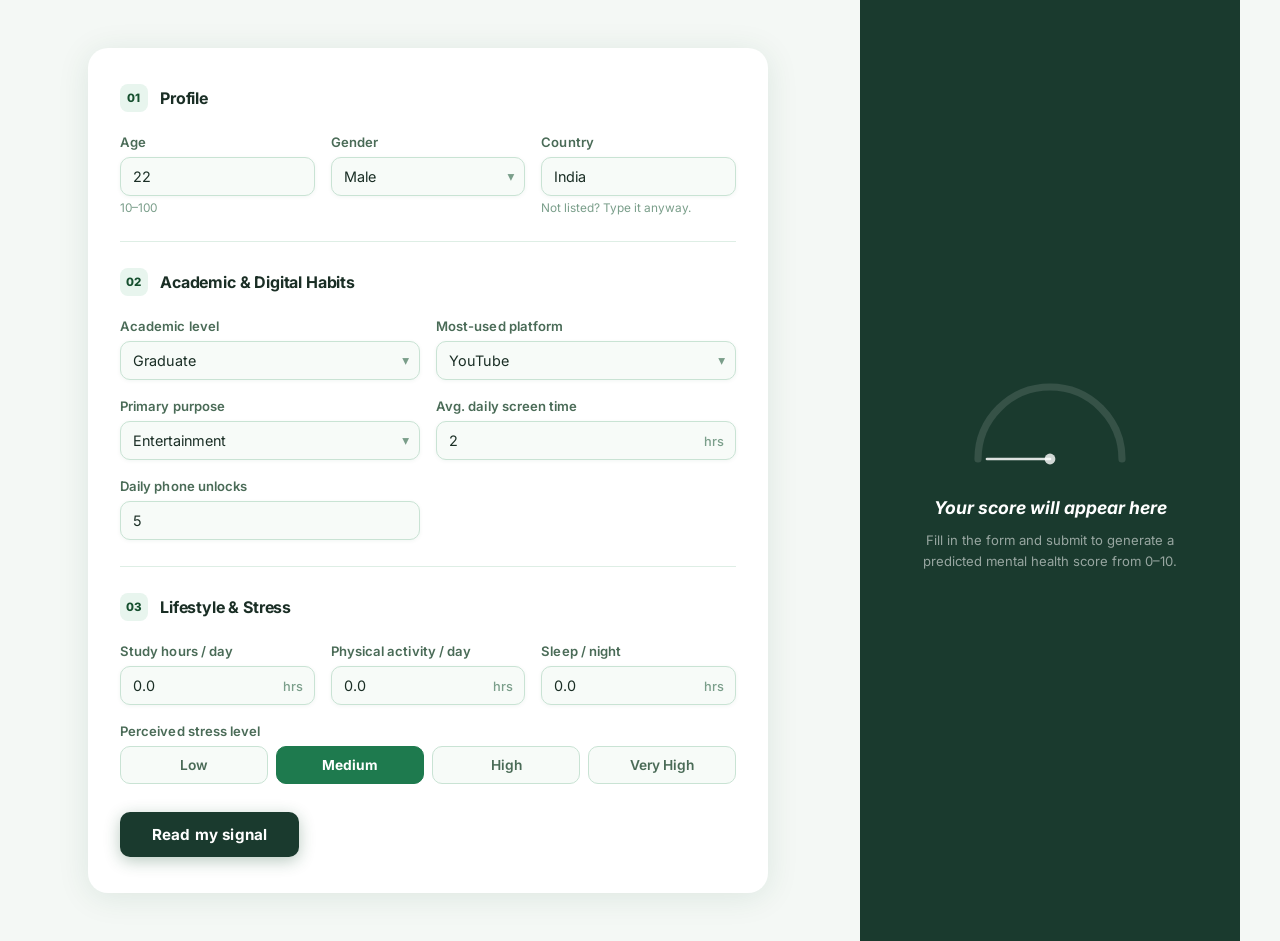
<file: static/index.html>
<!doctype html>
<html lang="en">
  <head>
    <meta charset="UTF-8" />
    <meta name="viewport" content="width=device-width, initial-scale=1.0" />
    <meta name="description" content="A model-based mental health score predictor using lifestyle and social-media habits." />
    <title>Mental Health Score Predictor</title>
    <link rel="preconnect" href="https://fonts.googleapis.com" />
    <link rel="preconnect" href="https://fonts.gstatic.com" crossorigin />
    <link href="https://fonts.googleapis.com/css2?family=Inter:wght@400;500;600;700;800&display=swap" rel="stylesheet" />
    <link rel="stylesheet" href="/static/styles.css?v=10" />
  </head>
  <body>
    <div class="app-shell">

      <!-- ── LEFT PANEL: Form ── -->
      <div class="form-panel">
        <div class="form-panel-inner">

          <!-- Section 01: Profile -->
          <div class="section-header">
            <span class="section-badge">01</span>
            <h2 class="section-title">Profile</h2>
          </div>
          <form id="prediction-form" novalidate>
            <div class="fields-group">
              <div class="field-row three-col">
                <div class="field">
                  <label for="f-age">Age</label>
                  <input id="f-age" name="Age" type="number" min="10" max="100" value="22" placeholder="22" required />
                  <span class="field-hint">10–100</span>
                </div>
                <div class="field">
                  <label for="f-gender">Gender</label>
                  <div class="select-wrap">
                    <select id="f-gender" name="Gender" required>
                      <option>Male</option>
                      <option>Female</option>
                      <option>Other</option>
                    </select>
                    <span class="chevron">▾</span>
                  </div>
                </div>
                <div class="field">
                  <label for="f-country">Country</label>
                  <input id="f-country" name="Country" type="text" value="India" placeholder="India" required />
                  <span class="field-hint">Not listed? Type it anyway.</span>
                </div>
              </div>
            </div>

            <div class="section-divider"></div>

            <!-- Section 02: Academic & Digital Habits -->
            <div class="section-header">
              <span class="section-badge">02</span>
              <h2 class="section-title">Academic &amp; Digital Habits</h2>
            </div>
            <div class="fields-group">
              <div class="field-row two-col">
                <div class="field">
                  <label for="f-academic">Academic level</label>
                  <div class="select-wrap">
                    <select id="f-academic" name="Academic_Level" required>
                      <option>Undergraduate</option>
                      <option selected>Graduate</option>
                      <option>High School</option>
                    </select>
                    <span class="chevron">▾</span>
                  </div>
                </div>
                <div class="field">
                  <label for="f-platform">Most-used platform</label>
                  <div class="select-wrap">
                    <select id="f-platform" name="Most_Used_Platform" required>
                      <option>Instagram</option>
                      <option>Facebook</option>
                      <option>LinkedIn</option>
                      <option>Snapchat</option>
                      <option>Twitter</option>
                      <option selected>YouTube</option>
                      <option>TikTok</option>
                      <option>LINE</option>
                      <option>KakaoTalk</option>
                      <option>VKontakte</option>
                      <option>WhatsApp</option>
                      <option>WeChat</option>
                    </select>
                    <span class="chevron">▾</span>
                  </div>
                </div>
              </div>

              <div class="field-row two-col">
                <div class="field">
                  <label for="f-purpose">Primary purpose</label>
                  <div class="select-wrap">
                    <select id="f-purpose" name="Purpose_Of_Use" required>
                      <option>Education</option>
                      <option>Networking</option>
                      <option selected>Entertainment</option>
                      <option>News</option>
                    </select>
                    <span class="chevron">▾</span>
                  </div>
                </div>
                <div class="field">
                  <label for="f-usage">Avg. daily screen time</label>
                  <div class="input-suffix-wrap">
                    <input id="f-usage" name="Avg_Daily_Usage_Hours" type="number" min="0" max="24" step="0.5" value="2" required />
                    <span class="suffix">hrs</span>
                  </div>
                </div>
              </div>

              <div class="field-row one-col">
                <div class="field">
                  <label for="f-unlocks">Daily phone unlocks</label>
                  <input id="f-unlocks" name="Daily_Unlocks" type="number" min="0" step="1" value="5" required />
                </div>
              </div>
            </div>

            <div class="section-divider"></div>

            <!-- Section 03: Lifestyle & Stress -->
            <div class="section-header">
              <span class="section-badge">03</span>
              <h2 class="section-title">Lifestyle &amp; Stress</h2>
            </div>
            <div class="fields-group">
              <div class="field-row three-col">
                <div class="field">
                  <label for="f-study">Study hours / day</label>
                  <div class="input-suffix-wrap">
                    <input id="f-study" name="Study_Hours" type="number" min="0" max="16" step="0.5" value="0.0" placeholder="0.0" required />
                    <span class="suffix">hrs</span>
                  </div>
                </div>
                <div class="field">
                  <label for="f-activity">Physical activity / day</label>
                  <div class="input-suffix-wrap">
                    <input id="f-activity" name="Physical_Activity_Hours" type="number" min="0" max="12" step="0.5" value="0.0" placeholder="0.0" required />
                    <span class="suffix">hrs</span>
                  </div>
                </div>
                <div class="field">
                  <label for="f-sleep">Sleep / night</label>
                  <div class="input-suffix-wrap">
                    <input id="f-sleep" name="Sleep_Hours_Per_Night" type="number" min="0" max="24" step="0.5" value="0.0" placeholder="0.0" required />
                    <span class="suffix">hrs</span>
                  </div>
                </div>
              </div>

              <div class="field stress-level-field">
                <label>Perceived stress level</label>
                <div class="stress-buttons" id="stress-buttons" role="group" aria-label="Perceived stress level">
                  <button type="button" class="stress-btn" data-value="Low">Low</button>
                  <button type="button" class="stress-btn" data-value="Medium">Medium</button>
                  <button type="button" class="stress-btn" data-value="High">High</button>
                  <button type="button" class="stress-btn" data-value="Very High">Very High</button>
                </div>
                <input type="hidden" id="f-stress" name="Stress_Level" value="Medium" required />
              </div>
            </div>

            <button id="submit-btn" type="submit">Read my signal</button>
          </form>

        </div>
      </div>

      <!-- ── RIGHT PANEL: Score Display ── -->
      <div class="score-panel" id="score-panel">
        <div class="score-panel-inner">

          <div class="gauge-wrap">
            <svg class="gauge-svg" viewBox="0 0 200 110" aria-hidden="true">
              <!-- track arc -->
              <path class="gauge-track"
                d="M 20 100 A 80 80 0 0 1 180 100"
                fill="none" stroke-width="8" stroke-linecap="round" />
              <!-- value arc -->
              <path class="gauge-value" id="gauge-arc"
                d="M 20 100 A 80 80 0 0 1 180 100"
                fill="none" stroke-width="8" stroke-linecap="round"
                stroke-dasharray="251.2" stroke-dashoffset="251.2" />
              <!-- needle pivot -->
              <circle class="gauge-pivot" cx="100" cy="100" r="6" />
              <!-- needle -->
              <line class="gauge-needle" id="gauge-needle"
                x1="100" y1="100" x2="100" y2="30"
                stroke-width="3" stroke-linecap="round"
                transform="rotate(-90 100 100)" />
            </svg>
          </div>

          <div id="score-placeholder" class="score-placeholder">
            <p class="score-headline">Your score will appear here</p>
            <p class="score-sub">Fill in the form and submit to generate a predicted mental health score from 0–10.</p>
          </div>

          <div id="score-loading" class="score-loading" hidden>
            <div class="pulse-ring"></div>
            <p class="score-headline loading-text">Reading the signal…</p>
            <p class="score-sub">Running your habits through the model.</p>
          </div>

          <div id="score-result" class="score-result" hidden>
            <div class="score-number-wrap">
              <span class="score-number" id="score-number">0.0</span>
              <span class="score-denom">/10</span>
            </div>
            <div class="score-bar-track">
              <div class="score-bar-fill" id="score-bar"></div>
            </div>
            <p class="score-label" id="score-label">–</p>
          </div>

          <div id="score-error" class="score-error" hidden>
            <p class="error-icon">⚠</p>
            <p class="error-msg" id="error-msg-text">Something went wrong.</p>
          </div>

        </div>
      </div>

    </div>
  </body>
  <script src="/static/script.js?v=10" defer></script>
</html>
</file>
<file: static/styles.css>
/* ── Reset & Tokens ── */
*, *::before, *::after { box-sizing: border-box; margin: 0; padding: 0; }
[hidden] { display: none !important; }

:root {
  --green-deep:    #1a3a2e;
  --green-dark:    #16502f;
  --green-mid:     #1e7a4e;
  --green-accent:  #2aad6a;
  --green-light:   #e8f5ee;
  --green-border:  #c9e3d4;
  --text-primary:  #1a2e25;
  --text-secondary:#4a6b57;
  --text-muted:    #7a9e8a;
  --bg-page:       #f4f8f5;
  --bg-form:       #ffffff;
  --input-bg:      #f7fbf8;
  --shadow-card:   0 4px 32px rgba(22, 80, 47, 0.10);
  --shadow-input:  0 1px 4px rgba(22, 80, 47, 0.06);
  --radius-card:   20px;
  --radius-input:  10px;
  --radius-btn:    10px;
  font-family: 'Inter', ui-sans-serif, system-ui, sans-serif;
}

body {
  background: var(--bg-page);
  color: var(--text-primary);
  min-height: 100vh;
  display: flex;
  align-items: stretch;
}

/* ── App Shell: two panels ── */
.app-shell {
  display: grid;
  grid-template-columns: 1fr 380px;
  min-height: 100vh;
  width: 100%;
  max-width: 1200px;
  margin: 0 auto;
  gap: 0;
}

/* ═══════════════════════════
   LEFT PANEL — Form
═══════════════════════════ */
.form-panel {
  background: var(--bg-page);
  display: flex;
  flex-direction: column;
  padding: 48px 40px 48px 48px;
  overflow-y: auto;
}

.form-panel-inner {
  background: var(--bg-form);
  border-radius: var(--radius-card);
  box-shadow: var(--shadow-card);
  padding: 36px 32px;
  width: 100%;
  max-width: 680px;
}

/* ── Section headers ── */
.section-header {
  display: flex;
  align-items: center;
  gap: 12px;
  margin-bottom: 22px;
}

.section-badge {
  display: inline-flex;
  align-items: center;
  justify-content: center;
  width: 28px;
  height: 28px;
  background: var(--green-light);
  color: var(--green-dark);
  border-radius: 8px;
  font-size: 0.72rem;
  font-weight: 800;
  letter-spacing: 0.01em;
  flex-shrink: 0;
}

.section-title {
  font-size: 1.0rem;
  font-weight: 700;
  color: var(--text-primary);
  letter-spacing: -0.01em;
}

.section-divider {
  height: 1px;
  background: var(--green-border);
  margin: 26px 0;
  opacity: 0.6;
}

/* ── Fields Layout ── */
.fields-group {
  display: flex;
  flex-direction: column;
  gap: 18px;
}

.field-row {
  display: grid;
  gap: 16px;
}
.field-row.three-col { grid-template-columns: repeat(3, 1fr); }
.field-row.two-col   { grid-template-columns: repeat(2, 1fr); }
.field-row.one-col   { grid-template-columns: 1fr 1fr; }

.field {
  display: flex;
  flex-direction: column;
  gap: 7px;
}

.field > label,
.field > label:first-child {
  font-size: 0.82rem;
  font-weight: 600;
  color: var(--text-secondary);
  letter-spacing: 0.005em;
}

.field-hint {
  font-size: 0.74rem;
  color: var(--text-muted);
  margin-top: -2px;
}

/* ── Inputs & Selects ── */
input, select {
  width: 100%;
  background: var(--input-bg);
  border: 1.5px solid var(--green-border);
  border-radius: var(--radius-input);
  padding: 10px 12px;
  font: inherit;
  font-size: 0.9rem;
  color: var(--text-primary);
  box-shadow: var(--shadow-input);
  transition: border-color 0.18s, box-shadow 0.18s;
  appearance: none;
  -webkit-appearance: none;
}

input:focus, select:focus {
  outline: none;
  border-color: var(--green-mid);
  box-shadow: 0 0 0 3px rgba(30, 122, 78, 0.15);
}

input::placeholder { color: var(--text-muted); }

/* ── Select wrapper with custom arrow ── */
.select-wrap {
  position: relative;
}
.select-wrap select {
  padding-right: 32px;
  cursor: pointer;
}
.select-wrap .chevron {
  position: absolute;
  right: 11px;
  top: 50%;
  transform: translateY(-50%);
  pointer-events: none;
  color: var(--text-muted);
  font-size: 0.85rem;
  line-height: 1;
}

/* ── Number input with suffix ── */
.input-suffix-wrap {
  position: relative;
}
.input-suffix-wrap input {
  padding-right: 42px;
}
.input-suffix-wrap .suffix {
  position: absolute;
  right: 12px;
  top: 50%;
  transform: translateY(-50%);
  pointer-events: none;
  color: var(--text-muted);
  font-size: 0.8rem;
  font-weight: 500;
}

/* ── Stress level toggle buttons ── */
.stress-level-field .field {
  gap: 10px;
}
.stress-level-field label {
  font-size: 0.82rem;
  font-weight: 600;
  color: var(--text-secondary);
}
.stress-buttons {
  display: flex;
  gap: 8px;
  flex-wrap: wrap;
}
.stress-btn {
  flex: 1;
  min-width: 72px;
  padding: 10px 14px;
  border: 1.5px solid var(--green-border);
  border-radius: var(--radius-btn);
  background: var(--input-bg);
  color: var(--text-secondary);
  font: inherit;
  font-size: 0.86rem;
  font-weight: 600;
  cursor: pointer;
  transition: background 0.15s, border-color 0.15s, color 0.15s, transform 0.12s;
}
.stress-btn:hover {
  background: var(--green-light);
  border-color: var(--green-mid);
  color: var(--green-dark);
}
.stress-btn.active {
  background: var(--green-mid);
  border-color: var(--green-mid);
  color: #fff;
  font-weight: 700;
}

/* ── Submit button ── */
#submit-btn {
  display: block;
  width: auto;
  margin-top: 28px;
  padding: 13px 32px;
  background: var(--green-deep);
  color: #fff;
  border: none;
  border-radius: var(--radius-btn);
  font: inherit;
  font-size: 0.95rem;
  font-weight: 700;
  cursor: pointer;
  letter-spacing: 0.01em;
  transition: background 0.2s, transform 0.15s, box-shadow 0.2s;
  box-shadow: 0 4px 16px rgba(22, 80, 47, 0.3);
}
#submit-btn:hover:not(:disabled) {
  background: var(--green-dark);
  transform: translateY(-2px);
  box-shadow: 0 6px 20px rgba(22, 80, 47, 0.38);
}
#submit-btn:active:not(:disabled) { transform: translateY(0); }
#submit-btn:disabled { opacity: 0.7; cursor: wait; }

/* ═══════════════════════════
   RIGHT PANEL — Score
═══════════════════════════ */
.score-panel {
  background: var(--green-deep);
  display: flex;
  align-items: center;
  justify-content: center;
  min-height: 100vh;
  position: sticky;
  top: 0;
}

.score-panel-inner {
  display: flex;
  flex-direction: column;
  align-items: center;
  gap: 24px;
  padding: 48px 32px;
  text-align: center;
  color: #fff;
  width: 100%;
}

/* ── Gauge SVG ── */
.gauge-wrap {
  width: 180px;
  flex-shrink: 0;
}
.gauge-svg { width: 100%; overflow: visible; }
.gauge-track  { stroke: rgba(255,255,255,0.12); }
.gauge-value  {
  stroke: var(--green-accent);
  transition: stroke-dashoffset 1s cubic-bezier(.4,0,.2,1);
  filter: drop-shadow(0 0 8px rgba(42,173,106,0.6));
}
.gauge-pivot  { fill: rgba(255,255,255,0.8); }
.gauge-needle {
  stroke: rgba(255,255,255,0.85);
  transform-origin: 100px 100px;
  transform: rotate(-90deg);
  transition: transform 1s cubic-bezier(.4,0,.2,1);
}

/* ── Score text states ── */
.score-placeholder { padding: 0 8px; }
.score-headline {
  font-size: 1.1rem;
  font-weight: 700;
  font-style: italic;
  color: #fff;
  line-height: 1.35;
  margin-bottom: 10px;
}
.score-sub {
  font-size: 0.82rem;
  color: rgba(255,255,255,0.55);
  line-height: 1.6;
}

/* ── Loading pulse ── */
.score-loading { display: flex; flex-direction: column; align-items: center; gap: 14px; }
.pulse-ring {
  width: 48px;
  height: 48px;
  border-radius: 50%;
  border: 3px solid rgba(42,173,106,0.3);
  border-top-color: var(--green-accent);
  animation: spin 0.9s linear infinite;
}
.loading-text { animation: pulse 1.6s ease-in-out infinite; }
@keyframes pulse { 0%,100%{opacity:1} 50%{opacity:0.5} }
@keyframes spin  { to { transform: rotate(360deg); } }

/* ── Score result ── */
.score-result { display: flex; flex-direction: column; align-items: center; gap: 16px; width: 100%; }

.score-number-wrap {
  display: flex;
  align-items: baseline;
  gap: 4px;
}
.score-number {
  font-size: 4rem;
  font-weight: 800;
  color: #fff;
  line-height: 1;
  letter-spacing: -0.04em;
  font-variant-numeric: tabular-nums;
}
.score-denom {
  font-size: 1.3rem;
  font-weight: 600;
  color: rgba(255,255,255,0.5);
}

.score-bar-track {
  width: 80%;
  height: 6px;
  background: rgba(255,255,255,0.12);
  border-radius: 999px;
  overflow: hidden;
}
.score-bar-fill {
  height: 100%;
  border-radius: 999px;
  background: linear-gradient(90deg, var(--green-accent), #7ae8b0);
  width: 0%;
  transition: width 1.2s cubic-bezier(.4,0,.2,1);
}

.score-label {
  font-size: 0.85rem;
  font-weight: 600;
  color: rgba(255,255,255,0.6);
  letter-spacing: 0.03em;
  text-transform: uppercase;
}

/* ── Error state ── */
.score-error { display: flex; flex-direction: column; align-items: center; gap: 10px; }
.error-icon  { font-size: 2.2rem; }
.error-msg   { font-size: 0.85rem; color: rgba(255,200,200,0.9); line-height: 1.5; padding: 0 8px; }

/* ═══════════════════════════
   Responsive
═══════════════════════════ */
@media (max-width: 900px) {
  .app-shell {
    grid-template-columns: 1fr;
    grid-template-rows: auto auto;
  }
  .form-panel {
    padding: 28px 16px;
    order: 2;
  }
  .score-panel {
    position: relative;
    min-height: 320px;
    order: 1;
  }
  .field-row.three-col { grid-template-columns: 1fr 1fr; }
  .field-row.two-col   { grid-template-columns: 1fr; }
  .field-row.one-col   { grid-template-columns: 1fr; }
}

@media (max-width: 560px) {
  .form-panel-inner { padding: 24px 18px; }
  .field-row.three-col { grid-template-columns: 1fr; }
}
</file>
